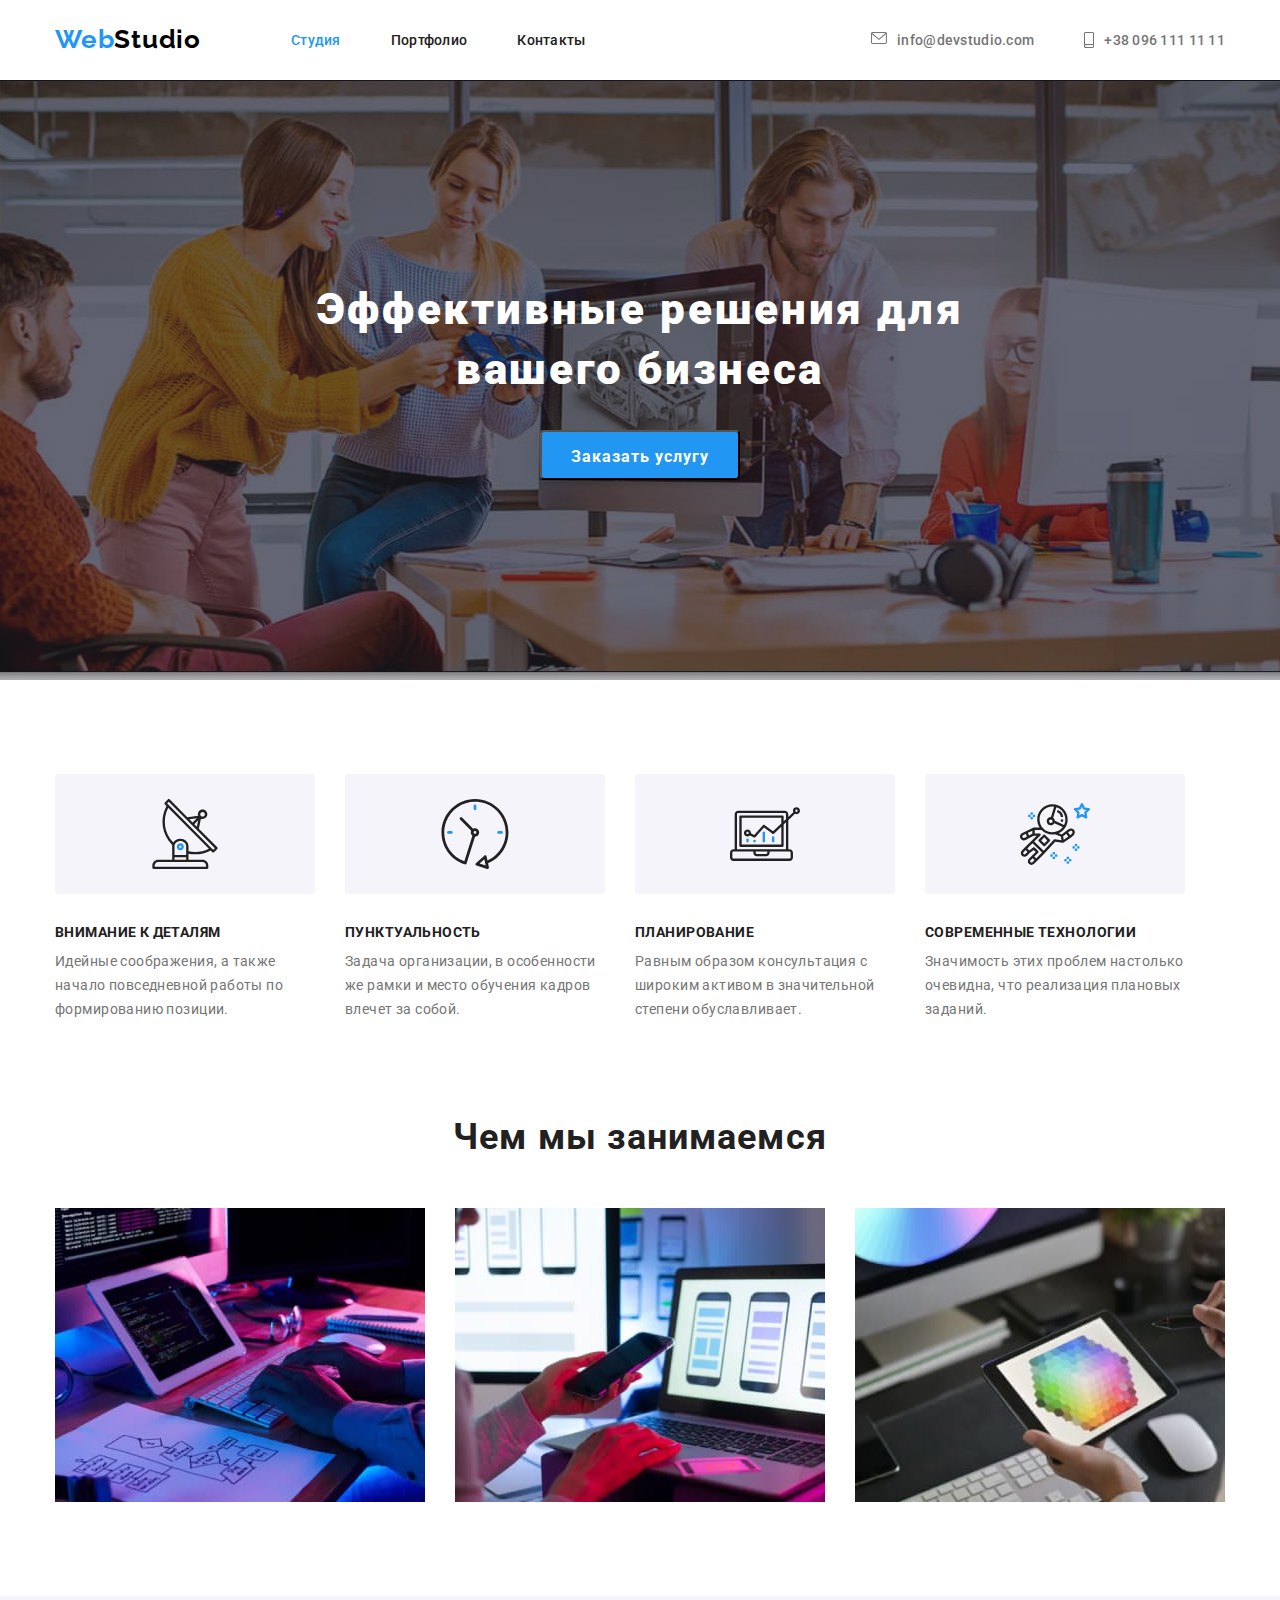
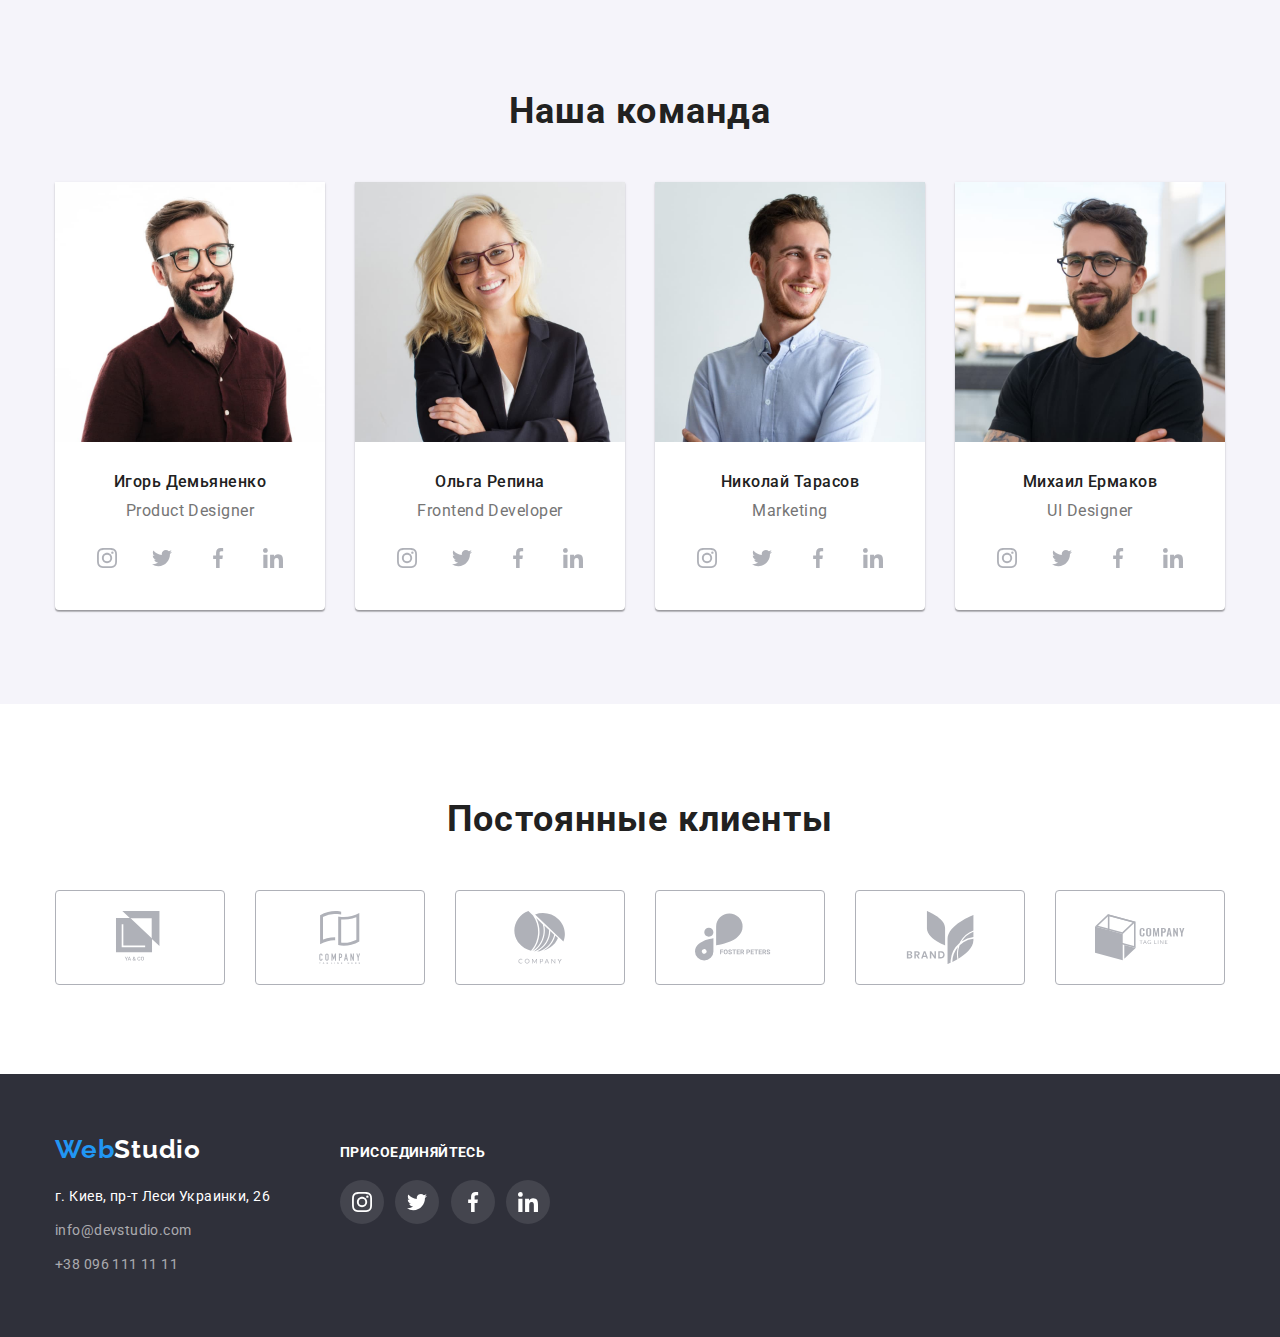
<file: index.html>
<!DOCTYPE html>
<html lang="ru">
  <head>
    <meta charset="UTF-8" />
    <meta name="viewport" content="width=device-width, initial-scale=1.0" />
    <title>Web Studio</title>
    <link
      href="https://fonts.googleapis.com/css2?family=Raleway:wght@700&family=Roboto:wght@400;500;700;900&display=swap"
      rel="stylesheet"
    />
    <link
      rel="stylesheet"
      href="https://cdnjs.cloudflare.com/ajax/libs/modern-normalize/1.0.0/modern-normalize.css"
    />
    <link rel="stylesheet" href="./css/styles.css" />
  </head>

  <body>
    <!--header-->
    <header class="header">
      <div class="container">
        <nav class="navigation">
          <a
            class="logo link"
            href="./index.html"
            aria-label="логотип веб студии"
            ><span class="logo-accent">Web</span>Studio</a
          >

          <ul class="navigation-list list">
            <li class="navigation-list-item">
              <a class="navigation-list-link link current" href="">Студия</a>
            </li>
            <li class="navigation-list-item">
              <a class="navigation-list-link link" href="./portfolio.html"
                >Портфолио</a
              >
            </li>
            <li class="navigation-list-item">
              <a class="navigation-list-link link" href="">Контакты</a>
            </li>
          </ul>
        </nav>

        <ul class="address list">
          <li class="address-mail-item">
            <a class="address-mail-link link" href="mailto:info@devstudio.com">
              <svg class="icon-mail" width="16px" height="12px">
                <use href="./image/icon/sprite.svg#icon-envelope"></use>
              </svg>
              info@devstudio.com</a
            >
          </li>
          <li class="address-tel-item">
            <a class="address-tel-link link" href="tel:+380961111111">
              <svg class="icon-tel" width="10px" height="16px">
                <use href="./image/icon/sprite.svg#icon-smartphone"></use>
              </svg>
              +38 096 111 11 11</a
            >
          </li>
        </ul>
      </div>
    </header>

    <main>
      <!--hero-->
      <section class="hero overlay">
        <div class="container">
          <h1 class="hero-title">Эффективные решения для вашего бизнеса</h1>
          <button class="modal-btn" type="button">Заказать услугу</button>
        </div>
      </section>

      <!--advantages-->

      <section class="advantages">
        <div class="container">
          <h2 hidden>Преимущества веб студии</h2>

          
          <ul class="advantages-list list">
            <li class="advantages-list-item icone-antenna-1">
              <h3 class="advantages-title">Внимание к деталям</h3>
              <p class="description">
                Идейные соображения, а также начало повседневной работы по
                формированию позиции.
              </p>
            </li>
            <li class="advantages-list-item icone-clock-2">
              <h3 class="advantages-title">Пунктуальность</h3>
              <p class="description">
                Задача организации, в особенности же рамки и место обучения
                кадров влечет за собой.
              </p>
            </li>
            <li class="advantages-list-item icone-diagram-3">
              <h3 class="advantages-title">Планирование</h3>
              <p class="description">
                Равным образом консультация с широким активом в значительной
                степени обуславливает.
              </p>
            </li>
            <li class="advantages-list-item icone-astronaut-4">
              <h3 class="advantages-title">Современные технологии</h3>
              <p class="description">
                Значимость этих проблем настолько очевидна, что реализация
                плановых заданий.
              </p>
            </li>
          </ul>
        </div>
      </section>

      <!--about us-->

      <section class="about-us">
        <div class="container">
          <h2 class="title">Чем мы занимаемся</h2>
          <ul class="about-us-list list">
            <li class="about-us-list-item">
              <img
                class="about-us-list-img"
                src="./image/about-us/about-us-1.jpg"
                alt="разработчик пишет код программирования"
                width="370"
                height="294"
              />
            </li>

            <li class="about-us-list-item">
              <img
                class="about-us-list-img"
                src="./image/about-us/about-us-2.jpg"
                alt="разработчик создает настройки для телефона"
                width="370"
                height="294"
              />
            </li>

            <li class="about-us-list-item">
              <img
                class="about-us-list-img"
                src="./image/about-us/about-us-3.jpg"
                alt="выбирается палитра цветов"
                width="370"
                height="294"
              />
            </li>
          </ul>
        </div>
      </section>

      <!--team-->
      <section class="team">
        <div class="container">
          <h2 class="title">Наша команда</h2>
          <ul class="team-list list">
            <li class="team-list-item">
              <img
                class="team-list-img"
                src="./image/team/team-1.jpg"
                alt="смеющийся парень в очках"
                width="270"
                height="260"
              />
              <div class="container-description">
                <h3 class="team-title">Игорь Демьяненко</h3>
                <p class="team-description" lang="en">Product Designer</p>

                <ul class="team-social-list list">
                  <li class="team-social-list_item">
                    <a
                      href=""
                      class="team-social-list_item-link team-social-list_item-link_instagram"
                    >
                      <svg>
                        <use href="./image/icon/sprite.svg#icon-instagram"></use>
                      </svg>
                    </a>
                  </li>

                  <li class="team-social-list_item">
                    <a
                      href=""
                      class="team-social-list_item-link team-social-list_item-link_twitter"
                    >
                      <svg>
                        <use href="./image/icon/sprite.svg#icon-twitter"></use>
                      </svg>
                    </a>
                  </li>

                  <li class="team-social-list_item">
                    <a
                      href=""
                      class="team-social-list_item-link team-social-list_item-link_facebook"
                    >
                      <svg>
                        <use href="./image/icon/sprite.svg#icon-facebook"></use>
                      </svg>
                    </a>
                  </li>

                  <li class="team-social-list_item">
                    <a
                      href=""
                      class="team-social-list_item-link team-social-list_item-link_linkedin"
                    >
                      <svg>
                        <use href="./image/icon/sprite.svg#icon-linkedin"></use>
                      </svg>
                    </a>
                  </li>
                </ul>
              </div>
            </li>

            <li class="team-list-item">
              <img
                class="team-list-img"
                src="./image/team/team-2.jpg"
                alt="светлая радостная девушка"
                width="270"
                height="260"
              />
              <div class="container-description">
                <h3 class="team-title">Ольга Репина</h3>
                <p class="team-description" lang="en">Frontend Developer</p>

                <ul class="team-social-list list">
                  <li class="team-social-list_item">
                    <a href="" class="team-social-list_item-link team-social-list_item-link_instagram">
                      <svg>
                        <use href="./image/icon/sprite.svg#icon-instagram"></use>
                      </svg>
                    </a>
                  </li>
                
                  <li class="team-social-list_item">
                    <a href="" class="team-social-list_item-link team-social-list_item-link_twitter">
                      <svg>
                        <use href="./image/icon/sprite.svg#icon-twitter"></use>
                      </svg>
                    </a>
                  </li>
                
                  <li class="team-social-list_item">
                    <a href="" class="team-social-list_item-link team-social-list_item-link_facebook">
                      <svg>
                        <use href="./image/icon/sprite.svg#icon-facebook"></use>
                      </svg>
                    </a>
                  </li>
                
                  <li class="team-social-list_item">
                    <a href="" class="team-social-list_item-link team-social-list_item-link_linkedin">
                      <svg>
                        <use href="./image/icon/sprite.svg#icon-linkedin"></use>
                      </svg>
                    </a>
                  </li>
                </ul>
              </div>
            </li>

            <li class="team-list-item">
              <img
                class="team-list-img"
                src="./image/team/team-3.jpg"
                alt="улыбающийся парень"
                width="270"
                height="260"
              />
              <div class="container-description">
                <h3 class="team-title">Николай Тарасов</h3>
                <p class="team-description" lang="en">Marketing</p>

                <ul class="team-social-list list">
                  <li class="team-social-list_item">
                    <a href="" class="team-social-list_item-link team-social-list_item-link_instagram">
                      <svg>
                        <use href="./image/icon/sprite.svg#icon-instagram"></use>
                      </svg>
                    </a>
                  </li>
                
                  <li class="team-social-list_item">
                    <a href="" class="team-social-list_item-link team-social-list_item-link_twitter">
                      <svg>
                        <use href="./image/icon/sprite.svg#icon-twitter"></use>
                      </svg>
                    </a>
                  </li>
                
                  <li class="team-social-list_item">
                    <a href="" class="team-social-list_item-link team-social-list_item-link_facebook">
                      <svg>
                        <use href="./image/icon/sprite.svg#icon-facebook"></use>
                      </svg>
                    </a>
                  </li>
                
                  <li class="team-social-list_item">
                    <a href="" class="team-social-list_item-link team-social-list_item-link_linkedin">
                      <svg>
                        <use href="./image/icon/sprite.svg#icon-linkedin"></use>
                      </svg>
                    </a>
                  </li>
                </ul>
              </div>
            </li>

            <li class="team-list-item">
              <img
                class="team-list-img"
                src="./image/team/team-4.jpg"
                alt="парень в очках"
                width="270"
                height="260"
              />
              <div class="container-description">
                <h3 class="team-title">Михаил Ермаков</h3>
                <p class="team-description" lang="en">UI Designer</p>

                <ul class="team-social-list list">
                  <li class="team-social-list_item">
                    <a href="" class="team-social-list_item-link team-social-list_item-link_instagram">
                      <svg>
                        <use href="./image/icon/sprite.svg#icon-instagram"></use>
                      </svg>
                    </a>
                  </li>
                
                  <li class="team-social-list_item">
                    <a href="" class="team-social-list_item-link team-social-list_item-link_twitter">
                      <svg>
                        <use href="./image/icon/sprite.svg#icon-twitter"></use>
                      </svg>
                    </a>
                  </li>
                
                  <li class="team-social-list_item">
                    <a href="" class="team-social-list_item-link team-social-list_item-link_facebook">
                      <svg>
                        <use href="./image/icon/sprite.svg#icon-facebook"></use>
                      </svg>
                    </a>
                  </li>
                
                  <li class="team-social-list_item">
                    <a href="" class="team-social-list_item-link team-social-list_item-link_linkedin">
                      <svg>
                        <use href="./image/icon/sprite.svg#icon-linkedin"></use>
                      </svg>
                    </a>
                  </li>
                </ul>
              </div>
            </li>
          </ul>
        </div>
      </section>

      <!--clients-->
      <section class="client">
        <div class="container">
          <h2 class="title">Постоянные клиенты</h2>
          <ul class="client-list list">
            <li class="client-list-item">
              <a href="" class="client-list-item-link link">
                <svg>
                  <use href="./image/icon/sprite.svg#icon-logo-1"></use>
                </svg>
              </a>
            </li>
            <li class="client-list-item">
              <a href="" class="client-list-item-link link">
                <svg>
                  <use href="./image/icon/sprite.svg#icon-logo-2"></use>
                </svg>
              </a>
            </li>
            <li class="client-list-item">
              <a href="" class="client-list-item-link link">
                <svg>
                  <use href="./image/icon/sprite.svg#icon-logo-3"></use>
                </svg>
              </a>
            </li>
            <li class="client-list-item">
              <a href="" class="client-list-item-link link">
                <svg>
                  <use href="./image/icon/sprite.svg#icon-logo-4"></use>
                </svg>
              </a>
            </li>
            <li class="client-list-item">
              <a href="" class="client-list-item-link link">
                <svg>
                  <use href="./image/icon/sprite.svg#icon-logo-5"></use>
                </svg>
              </a>
            </li>
            <li class="client-list-item">
              <a href="" class="client-list-item-link link">
                <svg>
                  <use href="./image/icon/sprite.svg#icon-logo-6"></use>
                </svg>
              </a>
            </li>
          </ul>
        </div>
      </section>
    </main>

    <!--footer-->
    <footer class="footer">
      <div class="container">
        <div class="footer-contact">
          <a
            class="footer-logo link"
            href="./index.html"
            aria-label="логотип веб студии"
          >
            <span class="logo-accent">Web</span>Studio</a
          >

          <!--contact-->
          <address class="contact">
            <a
              class="contact-location link"
              href="https://goo.gl/maps/rzDHPg4yRLRTKpAv9"
              target="_blank"
              >г. Киев, пр-т Леси Украинки, 26</a
            >
            <a class="contact-link link" href="mailto:info@devstudio.com"
              >info@devstudio.com</a
            >
            <a class="contact-link tel link" href="tel:+380961111111"
              >+38 096 111 11 11</a
            >
          </address>
        </div>

        <div class="social-footer">
          <h2 class="social-footer-title">присоединяйтесь</h2>
          <ul class="social-list list">
            <li class="social-list_item">
              <a
                href="#"
                class="social-list_item-link social-list_item-link_instagram"
              >
                <svg>
                  <use href="./image/icon/sprite.svg#icon-instagram"></use>
                </svg>
              </a>
            </li>
            <li class="social-list_item">
              <a
                href="#"
                class="social-list_item-link social-list_item-link_twitter"
              >
                <svg>
                  <use href="./image/icon/sprite.svg#icon-twitter"></use>
                </svg>
              </a>
            </li>
            <li class="social-list_item">
              <a
                href="#"
                class="social-list_item-link social-list_item-link_facebook"
              >
                <svg>
                  <use href="./image/icon/sprite.svg#icon-facebook"></use>
                </svg>
              </a>
            </li>
            <li class="social-list_item">
              <a
                href="#"
                class="social-list_item-link social-list_item-link_linkedin"
              >
                <svg>
                  <use href="./image/icon/sprite.svg#icon-linkedin"></use>
                </svg>
              </a>
            </li>
          </ul>
        </div>
      </div>
    </footer>
  </body>
</html>
</file>
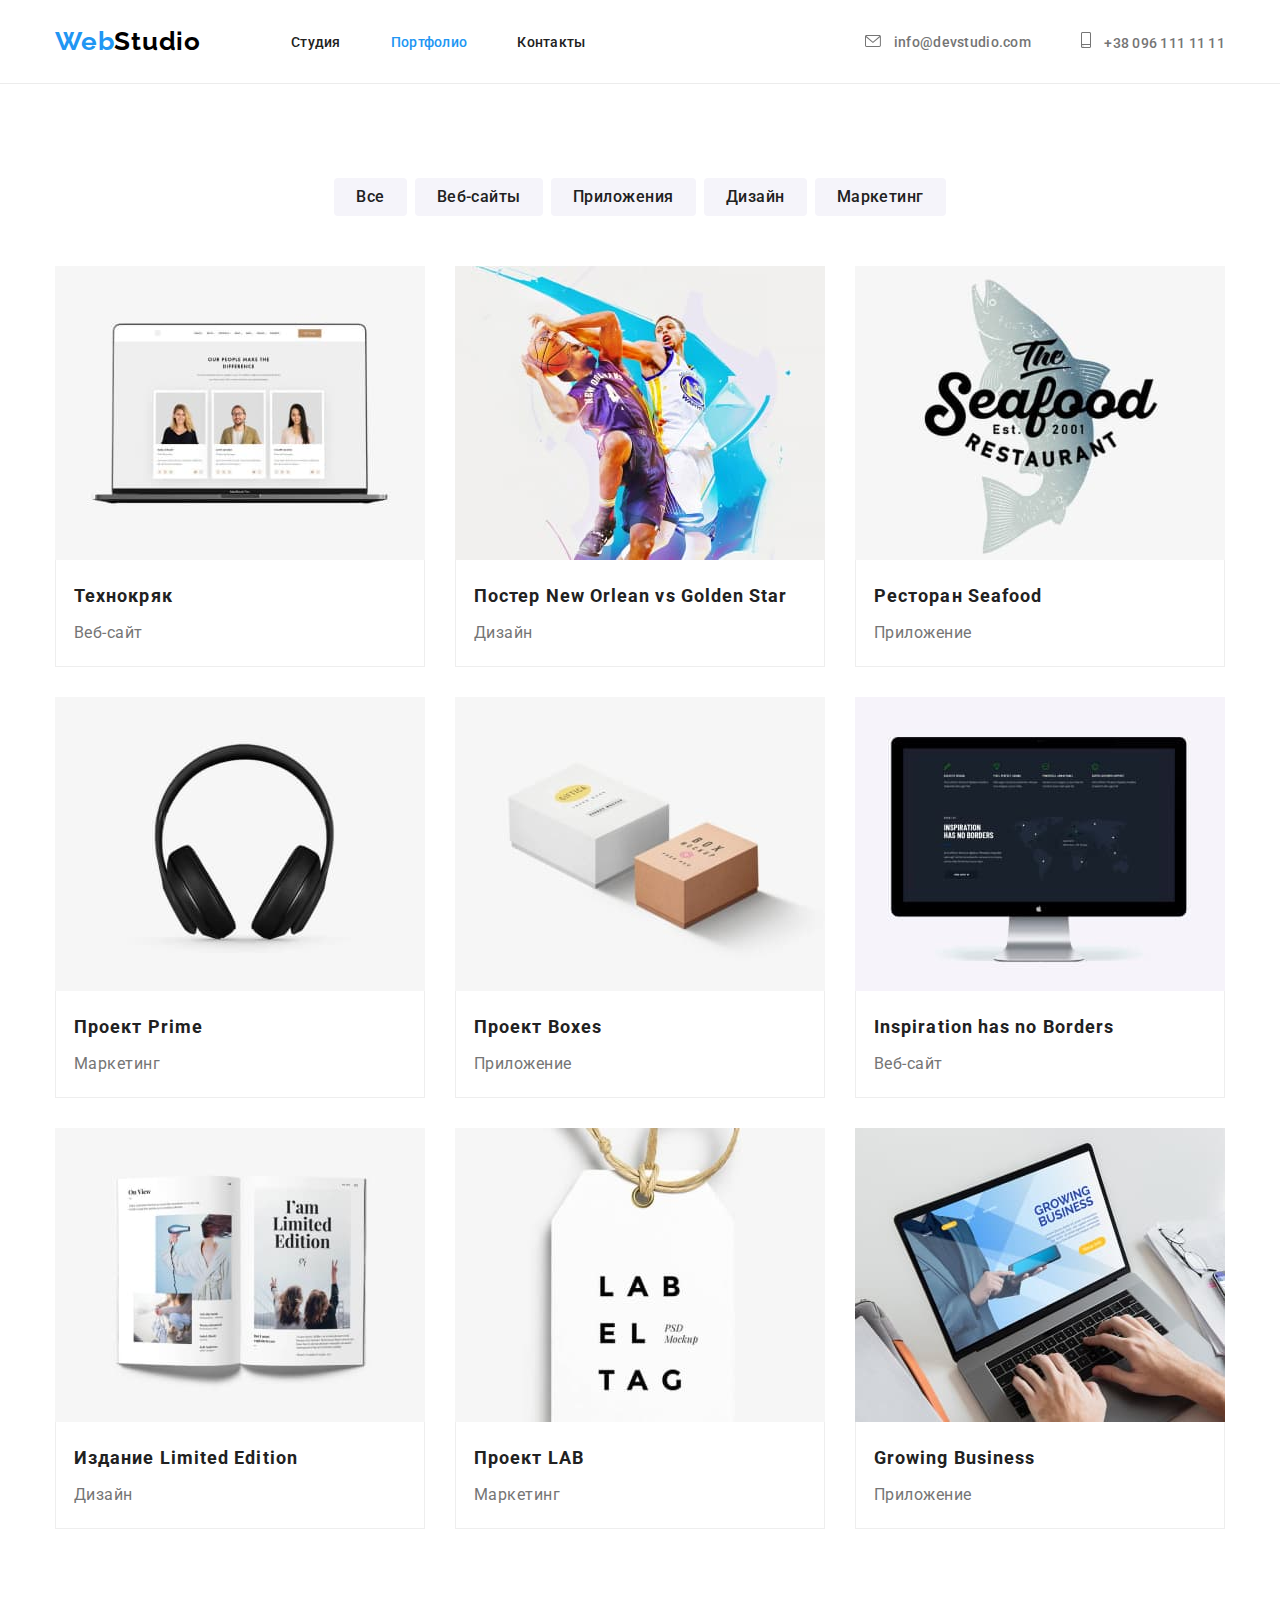
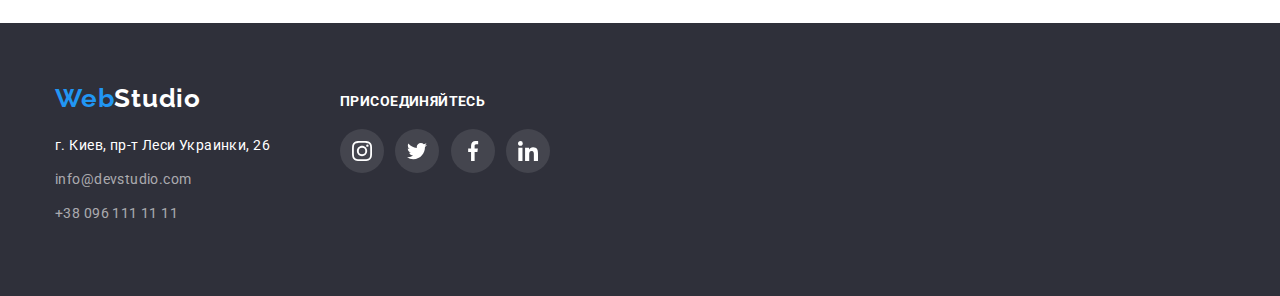
<file: portfolio.html>
<!DOCTYPE html>
<html lang="ru">
  <head>
    <meta charset="UTF-8" />
    <meta name="viewport" content="width=device-width, initial-scale=1.0" />
    <title>Portfolio</title>
    <link
      href="https://fonts.googleapis.com/css2?family=Raleway:wght@700&family=Roboto:wght@400;500;700&display=swap"
      rel="stylesheet"
    />
    <link
      rel="stylesheet"
      href="https://cdnjs.cloudflare.com/ajax/libs/modern-normalize/1.0.0/modern-normalize.css"
    />
    <link rel="stylesheet" href="./css/portfolio.css" />
  </head>

  <body>
    <!--header-->
    <header class="header">
      <div class="container">
        <nav class="navigation">
          <a
            class="logo link"
            href="./index.html"
            aria-label="логотип веб студии"
            ><span class="logo-accent">Web</span>Studio</a
          >

          <ul class="navigation-list list">
            <li class="navigation-list-item">
              <a class="navigation-list-link link" href="./index.html"
                >Студия</a
              >
            </li>
            <li class="navigation-list-item">
              <a
                class="navigation-list-link current link"
                href="./portfolio.html"
                >Портфолио</a
              >
            </li>
            <li class="navigation-list-item">
              <a class="navigation-list-link link" href="">Контакты</a>
            </li>
          </ul>
        </nav>

        <ul class="address list">
          <li class="address-mail-item">
            <a class="address-mail-link link" href="mailto:info@devstudio.com">
              <svg class="icon-mail" width="16px" height="12px">
                <use href="./image/icon/sprite.svg#icon-envelope"></use>
              </svg>
              info@devstudio.com</a
            >
          </li>
          <li class="address-tel-item">
            <a class="address-tel-link link" href="tel:+380961111111">
              <svg class="icon-tel" width="10px" height="16px">
                <use href="./image/icon/sprite.svg#icon-smartphone"></use>
              </svg>
              +38 096 111 11 11</a
            >
          </li>
        </ul>
      </div>
    </header>

    <main class="container main">
      <!--Our projects-->
      <section class="our-projects">
        <ul class="our-projects-list list">
          <li class="our-projects-item">
            <button class="modal-btn" type="button">Все</button>
          </li>
          <li class="our-projects-item">
            <button class="modal-btn" type="button">Веб-сайты</button>
          </li>
          <li class="our-projects-item">
            <button class="modal-btn" type="button">Приложения</button>
          </li>
          <li class="our-projects-item">
            <button class="modal-btn" type="button">Дизайн</button>
          </li>
          <li class="our-projects-item">
            <button class="modal-btn" type="button">Маркетинг</button>
          </li>
        </ul>

        <!--all projects-->
        <ul class="projects-list list">
          <li class="projects-list-item">
            <a class="projects-list-link link" href="">
              <img
                class="projects-img"
                src="./image/all-products/all-products1.jpg"
                alt="на экране ноутбук фото людей"
                width="370"
                height="294"
              />
              <div class="projects-deskription">
                <h2 class="projects-title">Технокряк</h2>
                <p class="description">Веб-сайт</p>
              </div>
            </a>
          </li>

          <li class="projects-list-item">
            <a class="projects-list-link link" href="">
              <img
                class="projects-img"
                src="./image/all-products/all-products2.jpg"
                alt="два баскетболиста с мячем"
                width="370"
                height="294"
              />
              <div class="projects-deskription">
                <h2 class="projects-title" lang="en">
                  Постер New Orlean vs Golden Star
                </h2>
                <p class="description">Дизайн</p>
              </div>
            </a>
          </li>

          <li class="projects-list-item">
            <a class="projects-list-link link" href="">
              <img
                class="projects-img"
                src="./image/all-products/all-products3.jpg"
                alt="эмблема ресторана в виде рыбы"
                width="370"
                height="294"
              />
              <div class="projects-deskription">
                <h2 class="projects-title" lang="en">Ресторан Seafood</h2>
                <p class="description">Приложение</p>
              </div>
            </a>
          </li>

          <li class="projects-list-item">
            <a class="projects-list-link link" href="">
              <img
                class="projects-img"
                src="./image/all-products/all-products4.jpg"
                alt="наушники"
                width="370"
                height="294"
              />
              <div class="projects-deskription">
                <h2 class="projects-title" lang="en">Проект Prime</h2>
                <p class="description">Маркетинг</p>
              </div>
            </a>
          </li>

          <li class="projects-list-item">
            <a class="projects-list-link link" href="">
              <img
                class="projects-img"
                src="./image/all-products/all-products5.jpg"
                alt="две коробки розовая и белая"
                width="370"
                height="294"
              />
              <div class="projects-deskription">
                <h2 class="projects-title" lang="en">Проект Boxes</h2>
                <p class="description">Приложение</p>
              </div>
            </a>
          </li>

          <li class="projects-list-item">
            <a class="projects-list-link link" href="">
              <img
                class="projects-img"
                src="./image/all-products/all-products6.jpg"
                alt="экран компьютера"
                width="370"
                height="294"
              />
              <div class="projects-deskription">
                <h2 class="projects-title" lang="en">
                  Inspiration has no Borders
                </h2>
                <p class="description">Веб-сайт</p>
              </div>
            </a>
          </li>

          <li class="projects-list-item">
            <a class="projects-list-link link" href="">
              <img
                class="projects-img"
                src="./image/all-products/all-products7.jpg"
                alt="глянцевый журнал"
                width="370"
                height="294"
              />
              <div class="projects-deskription">
                <h2 class="projects-title" lang="en">
                  Издание Limited Edition
                </h2>
                <p class="description">Дизайн</p>
              </div>
            </a>
          </li>

          <li class="projects-list-item">
            <a class="projects-list-link link" href="">
              <img
                class="projects-img"
                src="./image/all-products/all-products8.jpg"
                alt="эмблема в виде этиектки"
                width="370"
                height="294"
              />
              <div class="projects-deskription">
                <h2 class="projects-title" lang="en">Проект LAB</h2>
                <p class="description">Маркетинг</p>
              </div>
            </a>
          </li>

          <li class="projects-list-item">
            <a class="projects-list-link link" href="">
              <img
                class="projects-img"
                src="./image/all-products/all-products9.jpg"
                alt="человек ратотающий за ноутбуком"
                width="370"
                height="294"
              />
              <div class="projects-deskription">
                <h2 class="projects-title" lang="en">Growing Business</h2>
                <p class="description">Приложение</p>
              </div>
            </a>
          </li>
        </ul>
      </section>
    </main>

    <!--footer-->
    <footer class="footer">
      <div class="container">
        <div class="footer-contact">
          <a
            class="footer-logo link"
            href="./index.html"
            aria-label="логотип веб студии"
          >
            <span class="logo-accent">Web</span>Studio</a
          >

          <address class="contact link">
            <a
              class="contact-location link"
              href="https://goo.gl/maps/rzDHPg4yRLRTKpAv9"
              target="_blank"
              >г. Киев, пр-т Леси Украинки, 26</a
            >
            <a class="contact-link link" href="mailto:info@devstudio.com"
              >info@devstudio.com</a
            >
            <a class="contact-link link" href="tel:+380961111111"
              >+38 096 111 11 11</a
            >
          </address>
        </div>

        <div class="social-footer">
          <h2 class="social-footer-title">присоединяйтесь</h2>
          <ul class="social-list list">
            <li class="social-list_item">
              <a
                href="#"
                class="social-list_item-link social-list_item-link_instagram"
              >
                <svg>
                  <use href="./image/icon/sprite.svg#icon-instagram"></use>
                </svg>
              </a>
            </li>
            <li class="social-list_item">
              <a
                href="#"
                class="social-list_item-link social-list_item-link_twitter"
              >
                <svg>
                  <use href="./image/icon/sprite.svg#icon-twitter"></use>
                </svg>
              </a>
            </li>
            <li class="social-list_item">
              <a
                href="#"
                class="social-list_item-link social-list_item-link_facebook"
              >
                <svg>
                  <use href="./image/icon/sprite.svg#icon-facebook"></use>
                </svg>
              </a>
            </li>
            <li class="social-list_item">
              <a
                href="#"
                class="social-list_item-link social-list_item-link_linkedin"
              >
                <svg>
                  <use href="./image/icon/sprite.svg#icon-linkedin"></use>
                </svg>
              </a>
            </li>
          </ul>
        </div>
      </div>
    </footer>
  </body>
</html>
</file>
<file: css/styles.css>
:root {
  --main-font: "Roboto", sans-serif;
  --secondary-font: "Raleway", sans-serif;
  --logo-color: #000000;
  --accent-color: #2196f3;
  --secondary-color: #ffffff;
  --title-color: #212121;
  --description-color: #757575;
  --background-secondary: #2f303a;
  --bacground-team: #f5f4fa;
  --contact-color: rgba(255, 255, 255, 0.6);
}

*,
*::before,
*::after {
  margin: 0;
  padding: 0;
}

body {
  font-family: var(--main-font);
}

.list {
  list-style: none;
}

.link {
  text-decoration: none;
}

.address {
  font-style: normal;
}

img {
  display: block;
}

.container {
  width: 1200px;
  margin: 0 auto;
  padding: 0 15px;
}

/*===========COMPONENTS===========*/
.logo-accent {
  color: var(--accent-color);
}

.title {
  font-weight: 700;
  font-size: 36px;
  line-height: 1.167;
  text-align: center;
  letter-spacing: 0.03em;
  color: var(--title-color);

  margin-bottom: 50px;
}
/*=========== END COMPONENTS===========*/

/*===========HEADER===========*/
.header .container {
  display: flex;
  align-items: center;
}

.navigation {
  display: flex;
  align-items: center;
}

.navigation-list {
  display: flex;
  align-items: center;
}

.address {
  display: flex;
}

.navigation-list-item:not(:last-child) {
  margin-right: 50px;
}

.header .address {
  margin-left: auto;
}

.header .address-mail-item {
  margin-right: 50px;
}

.logo {
  margin-right: 90px;
  display: block;
  padding-top: 24px;
  padding-bottom: 25px;

  font-family: var(--secondary-font);
  font-weight: 700;
  font-size: 26px;
  line-height: 1.192;
  letter-spacing: 0.03em;
  color: var(--logo-color);
}

.navigation-list-link {
  display: block;
  padding-top: 32px;
  padding-bottom: 32px;

  font-weight: 500;
  font-size: 14px;
  line-height: 1.143;
  letter-spacing: 0.02em;
  color: var(--title-color);
}

.navigation-list .navigation-list-link.current {
  color: var(--accent-color);
}

.navigation-list-link:hover,
.navigation-list-link:focus,
.address-mail-link:hover,
.address-mail-link:focus,
.address-tel-link:hover,
.address-tel-link:focus {
  color: var(--accent-color);
}

.address-mail-link,
.address-tel-link {
  display: inline-flex;
  padding-top: 32px;
  padding-bottom: 32px;

  font-weight: 500;
  font-size: 14px;
  line-height: 1.143;
  letter-spacing: 0.02em;
  color: var(--description-color);
}

/* .address-mail-link::before {
  content: "";
  width: 16px;
  height: 12px;
  margin-right: 10px;
  background-image: url(../image/envelope.svg);
  background-size: contain;
}

.address-tel-link::before {
  content: "";
  width: 10px;
  height: 16px;
  margin-right: 10px;
  background-image: url(../image/smartphone.svg);
  background-size: contain;
} */

.icon-mail,
.icon-tel {
  margin-right: 10px;
  fill: var(--description-color);
}

.address-mail-link:hover svg,
.address-tel-link:hover svg {
  fill: var(--accent-color);
}
/*===========END HEADER===========*/

/*===========HERO===========*/
.hero {
  padding-top: 200px;
  padding-bottom: 200px;
  text-align: center;
  background: var(--background-secondary);
}

.overlay {
  max-width: 1600px;
  height: 600px;
  margin-left: auto;
  margin-right: auto;
  background-image: linear-gradient(
      to right,
      rgba(47, 48, 58, 0.4),
      rgba(47, 48, 58, 0.4)
    ),
    url(../image/overlay.jpg);

  background-size: cover;
  background-position: center;
}

.hero-title {
  margin: 0 auto;
  max-width: 650px;
  margin-bottom: 30px;

  font-weight: 900;
  font-size: 44px;
  line-height: 1.363;
  letter-spacing: 0.06em;
  color: var(--secondary-color);
}

.modal-btn {
  padding: 10px 20px;
  min-width: 200px;
  height: 50px;
  box-shadow: 0px 4px 4px rgba(0, 0, 0, 0.15);
  border-radius: 4px;

  font-family: Roboto;
  font-weight: 700;
  font-size: 16px;
  line-height: 1.875;
  letter-spacing: 0.06em;
  color: var(--secondary-color);
  background-color: var(--accent-color);
}
/*===========END HERO===========*/

/*===========ADVANTAGES===========*/
.advantages {
  padding-top: 94px;
  padding-bottom: 94px;
}
.advantages-list {
  display: flex;
}

.advantages-list-item:not(:last-child) {
  margin-right: 30px;
}

.advantages-title {
  padding-top: 30px;
  margin-bottom: 10px;
  font-weight: 700;
  font-size: 14px;
  line-height: 1.142;
  letter-spacing: 0.03em;
  text-transform: uppercase;
  color: var(--title-color);
}

.description {
  width: 260px;
  font-weight: 400;
  font-size: 14px;
  line-height: 1.714;
  letter-spacing: 0.03em;
  color: var(--description-color);
}

.advantages-list-item::before {
  display: block;
  content: "";
  height: 120px;
  background-size: content;
  background-position: center;
  background-repeat: no-repeat;
  background-color: var(--bacground-team);
  border-radius: 4px;
}

.icone-antenna-1::before {
  background-image: url(../image/advantages/antenna-1.svg);
}

.icone-clock-2::before {
  background-image: url(../image/advantages/clock-2.svg);
}

.icone-diagram-3::before {
  background-image: url(../image/advantages/diagram-3.svg);
}

.icone-astronaut-4::before {
  background-image: url(../image/advantages/astronaut-4.svg);
}
.advantages-icon {
  display: flex;
  background-color: var(--bacground-team);
}
.advantages-icon-item {
  width: 270px;
}

.advantages-icon-item:not(:last-child) {
  padding-right: 30px;
}
.advantages-icon {
  display: inline-flex;
  width: 255px;
  height: 120px;
  margin: 0 auto;
  background-color: var(--bacground-team);
}
.advantages-icon:not(:last-child) {
  margin-right: 30px;
}

.advantages-icon svg {
  width: 70px;
  height: 70px;
  background-size: contain;
  background-repeat: no-repeat;
  background-position: center;
}
/*===========END ADVANTAGES===========*/

/*===========ABOUT US===========*/
.about-us {
  padding-bottom: 94px;
}

.about-us-list {
  display: flex;
}

.about-us-list-item {
  width: 370px;
  position: relative;
}

.about-us-list-item:not(:last-child) {
  margin-right: 30px;
}
/*===========END ABOUT US===========*/

/*===========TEAM===========*/
.container-description {
  padding: 30px 30px;
}

.team-list {
  display: flex;
}

.team {
  background: var(--bacground-team);
  padding-top: 94px;
  padding-bottom: 94px;
}

.team-list-item:not(:last-child) {
  margin-right: 30px;
}

.team-list-item {
  box-shadow: 0px 1px 3px rgba(0, 0, 0, 0.12), 0px 1px 1px rgba(0, 0, 0, 0.14),
    0px 2px 1px rgba(0, 0, 0, 0.2);
  border-radius: 0px 0px 4px 4px;
  background-color: var(--secondary-color);
  width: 270px;
}

.team-title {
  margin-bottom: 10px;
  font-weight: 500;
  font-size: 16px;
  line-height: 1.187;
  text-align: center;
  letter-spacing: 0.03em;
  color: var(--title-color);
}

.team-description {
  font-weight: 400;
  font-size: 16px;
  line-height: 1.188;
  text-align: center;
  letter-spacing: 0.03em;
  color: var(--description-color);
  margin-bottom: 16px;
}

.team-social-list {
  display: flex;
  justify-content: space-between;
  width: 210px;
  margin: 0 auto;
}

.team-social-list_item-link {
  display: flex;
  align-items: center;
  justify-content: center;
  width: 44px;
  height: 44px;
  border-radius: 50%;
}

.team-social-list_item-link svg {
  width: 20px;
  height: 20px;
  fill: #afb1b8;
}

.team-social-list_item-link:hover svg,
.team-social-list_item-link:hover {
  fill: var(--secondary-color);
  background: var(--accent-color);
}
/*===========END TEAM===========*/

/*===========CLIENTS===========*/
.client {
  padding-top: 94px;
  padding-bottom: 94px;
}
.client-list {
  display: flex;
  justify-content: space-between;
  margin: 0 auto;
}

.client-list-item {
  width: 170px;
  height: 90px;
}

.client-list-item-link {
  display: flex;
  justify-content: center;
  padding-top: 20px;
  padding-bottom: 20px;
  border: 1px solid #afb1b8;
  box-sizing: border-box;
  border-radius: 4px;
}

.client-list-item-link svg {
  fill: #afb1b8;
  width: 90px;
  height: 53px;
}

.client-list-item-link:hover svg {
  fill: var(--accent-color);
}
.client-list-item-link:hover {
  border: 1px solid var(--accent-color);
}
/*===========END CLIENTS===========*/

/*===========FOOTER===========*/
.contact {
  font-style: normal;
}

.footer {
  background-color: var(--background-secondary);
}

.footer-contact {
  padding-top: 60px;
  padding-bottom: 60px;
}

.contact-link:hover,
.contact-link:focus,
.contact-location:hover,
.contact-location:focus {
  color: var(--accent-color);
}

.footer-logo {
  display: block;
  margin-bottom: 20px;

  font-family: var(--secondary-font);
  font-weight: 700;
  font-size: 26px;
  line-height: 1.192;
  letter-spacing: 0.03em;
  color: var(--secondary-color);
}

.contact:not(:last-child) {
  margin-bottom: 10px;
}

.contact-location {
  display: block;
  margin-bottom: 10px;

  font-weight: 400;
  font-size: 14px;
  line-height: 1.714;
  letter-spacing: 0.03em;
  color: var(--secondary-color);
}

.contact-link.tel {
  display: block;
  margin-bottom: 0;
}

.contact-link {
  display: block;
  margin-bottom: 10px;

  font-weight: 400;
  font-size: 14px;
  line-height: 1.714;
  letter-spacing: 0.03em;
  color: var(--contact-color);
}

.footer .container {
  display: flex;
}

/* ====================== */
.social-footer {
  padding: 70px 0 100px 70px;
  width: 200px;
}

.social-footer-title {
  font-weight: 700;
  font-size: 14px;
  line-height: 1.143;
  letter-spacing: 0.03em;
  text-transform: uppercase;
  color: var(--secondary-color);

  margin-bottom: 20px;
}

/*====sprite social list====*/
.social-list {
  display: flex;
  justify-content: space-between;
  width: 210px;
  margin: 0 auto;
}

.social-list_item-link {
  display: flex;
  align-items: center;
  justify-content: center;
  width: 44px;
  height: 44px;
  border-radius: 50%;
  background: rgba(255, 255, 255, 0.1);
}

.social-list_item-link svg {
  width: 20px;
  height: 20px;
  fill: #ffffff;
}

.social-list_item-link:hover {
  background: var(--accent-color);
}

/* ===========END FOOTER===========*/
</file>
<file: css/portfolio.css>
:root {
  --main-font: "Roboto", sans-serif;
  --secondary-font: "Raleway", sans-serif;
  --logo-color: #000000;
  --accent-color: #2196f3;
  --secondary-color: #ffffff;
  --title-color: #212121;
  --description-color: #757575;
  --btn-background: #f5f4fa;
  --background-secondary: #2f303a;
  --contact-color: rgba(255, 255, 255, 0.6);
}

*,
*::before,
*::after {
  margin: 0;
  padding: 0;
}

body {
  font-family: var(--main-font);
}

.list {
  list-style: none;
}

.link {
  text-decoration: none;
}

.address {
  font-style: normal;
}

img {
  display: block;
}

.container {
  width: 1200px;
  margin: 0 auto;
  padding: 0 15px;
}

/*===========COMPONENTS===========*/
.logo-accent {
  color: var(--accent-color);
}
/*===========END COMPONENTS===========*/

/*===========HEADER===========*/
.header {
  border-bottom: 1px solid #ececec;
}
.header .container {
  display: flex;
  align-items: center;
}

.navigation {
  display: flex;
  align-items: center;
}

.navigation-list {
  display: flex;
  align-items: center;
}

.address {
  display: flex;
  align-items: center;
}

.navigation-list-item:not(:last-child) {
  margin-right: 50px;
}

.header .address {
  margin-left: auto;
}

.header .address-mail-item {
  margin-right: 50px;
}

.logo {
  margin-right: 90px;
  display: block;
  padding-top: 24px;
  padding-bottom: 25px;

  font-family: var(--secondary-font);
  font-weight: 700;
  font-size: 26px;
  line-height: 1.192;
  letter-spacing: 0.03em;
  color: var(--logo-color);
}

.navigation-list-link {
  display: block;
  padding-top: 32px;
  padding-bottom: 32px;

  font-weight: 500;
  font-size: 14px;
  line-height: 1.143;
  letter-spacing: 0.02em;
  color: var(--title-color);
}

.navigation-list .navigation-list-link.current {
  color: var(--accent-color);
}

.navigation-list-link:hover,
.navigation-list-link:focus,
.address-mail-link:hover,
.address-mail-link:focus,
.address-tel-link:hover,
.address-tel-link:focus {
  color: var(--accent-color);
}

.address-mail-link,
.address-tel-link {
  display: block;
  padding-top: 32px;
  padding-bottom: 32px;

  font-weight: 500;
  font-size: 14px;
  line-height: 1.143;
  letter-spacing: 0.02em;
  color: var(--description-color);
}

.icon-mail,
.icon-tel {
  margin-right: 10px;
  fill: var(--description-color);
}

.address-mail-link:hover svg,
.address-tel-link:hover svg {
  fill: var(--accent-color);
}
/*===========END HEADER===========*/

/*===========BUTTON===========*/
.our-projects {
  padding-top: 94px;
  padding-bottom: 94px;
}

.our-projects-list {
  display: flex;
  justify-content: center;
  margin: 0 auto;
  margin-bottom: 50px;
}

.our-projects-item:not(:last-child) {
  margin-right: 8px;
}

.our-projects-list .modal-btn.current {
  color: var(--secondary-color);
  background-color: var(--accent-color);
}

.modal-btn {
  padding: 6px 22px;

  font-weight: 500;
  font-size: 16px;
  line-height: 1.625;
  color: var(--title-color);
  background: var(--btn-background);
  text-align: center;
  letter-spacing: 0.03em;
  border-radius: 4px;
  border: inherit;
}

.modal-btn:hover,
.modal-btn:focus {
  color: var(--secondary-color);
  background-color: var(--accent-color);
}
/*===========END BUTTON===========*/

/*===========ALL PROJECTS===========*/
.projects-deskription {
  padding: 18px;
  border-right: 1px solid #eeeeee;
  border-bottom: 1px solid #eeeeee;
  border-left: 1px solid #eeeeee;
}

.projects-list {
  display: flex;
  flex-wrap: wrap;
}

.projects-list-link {
  display: block;
  width: 370px;
}

.projects-list-link:hover,
.projects-list-link:focus {
  box-shadow: 0px 1px 1px rgba(0, 0, 0, 0.12), 0px 4px 4px rgba(0, 0, 0, 0.06),
    1px 4px 6px rgba(0, 0, 0, 0.16);
}

.projects-list-item {
  margin-right: 30px;
  margin-bottom: 30px;
}

.projects-list-item:nth-child(3n) {
  margin-right: 0;
}

.projects-list-item:nth-last-child(-n + 3) {
  margin-bottom: 0;
}

.projects-list-item .projects-title {
  margin-bottom: 4px;
}

.projects-title {
  font-weight: 700;
  font-size: 18px;
  line-height: 2;
  letter-spacing: 0.06em;
  color: var(--title-color);
}

.description {
  font-weight: 400;
  font-size: 16px;
  line-height: 1.875;
  letter-spacing: 0.03em;
  color: var(--description-color);
}
/*===========END ALL PROJECTS===========*/

/*===========FOOTER===========*/
.contact {
  font-style: normal;
}

.footer {
  background-color: var(--background-secondary);
}

.footer-contact {
  padding-top: 60px;
  padding-bottom: 60px;
}

.contact-link:hover,
.contact-link:focus,
.contact-location:hover,
.contact-location:focus {
  color: var(--accent-color);
}

.footer-logo {
  display: block;
  margin-bottom: 20px;

  font-family: var(--secondary-font);
  font-weight: 700;
  font-size: 26px;
  line-height: 1.192;
  letter-spacing: 0.03em;
  color: var(--secondary-color);
}

.contact:not(:last-child) {
  margin-bottom: 10px;
}

.contact-location {
  display: block;
  margin-bottom: 10px;

  font-weight: 400;
  font-size: 14px;
  line-height: 1.714;
  letter-spacing: 0.03em;
  color: var(--secondary-color);
}

.contact-link.tel {
  display: block;
  margin-bottom: 0;
}

.contact-link {
  display: block;
  margin-bottom: 10px;

  font-weight: 400;
  font-size: 14px;
  line-height: 1.714;
  letter-spacing: 0.03em;
  color: var(--contact-color);
}

.footer .container {
  display: flex;
}

/* ====================== */
.social-footer {
  padding: 70px 0 100px 70px;
  width: 200px;
}

.social-footer-title {
  font-weight: 700;
  font-size: 14px;
  line-height: 1.143;
  letter-spacing: 0.03em;
  text-transform: uppercase;
  color: var(--secondary-color);

  margin-bottom: 20px;
}

/*====sprite social list====*/
.social-list {
  display: flex;
  justify-content: space-between;
  width: 210px;
  margin: 0 auto;
}

.social-list_item-link {
  display: flex;
  align-items: center;
  justify-content: center;
  width: 44px;
  height: 44px;
  border-radius: 50%;
  background: rgba(255, 255, 255, 0.1);
}

.social-list_item-link svg {
  width: 20px;
  height: 20px;
  fill: #ffffff;
}

.social-list_item-link:hover {
  background: var(--accent-color);
}
/*===========END FOOTER===========*/
</file>
